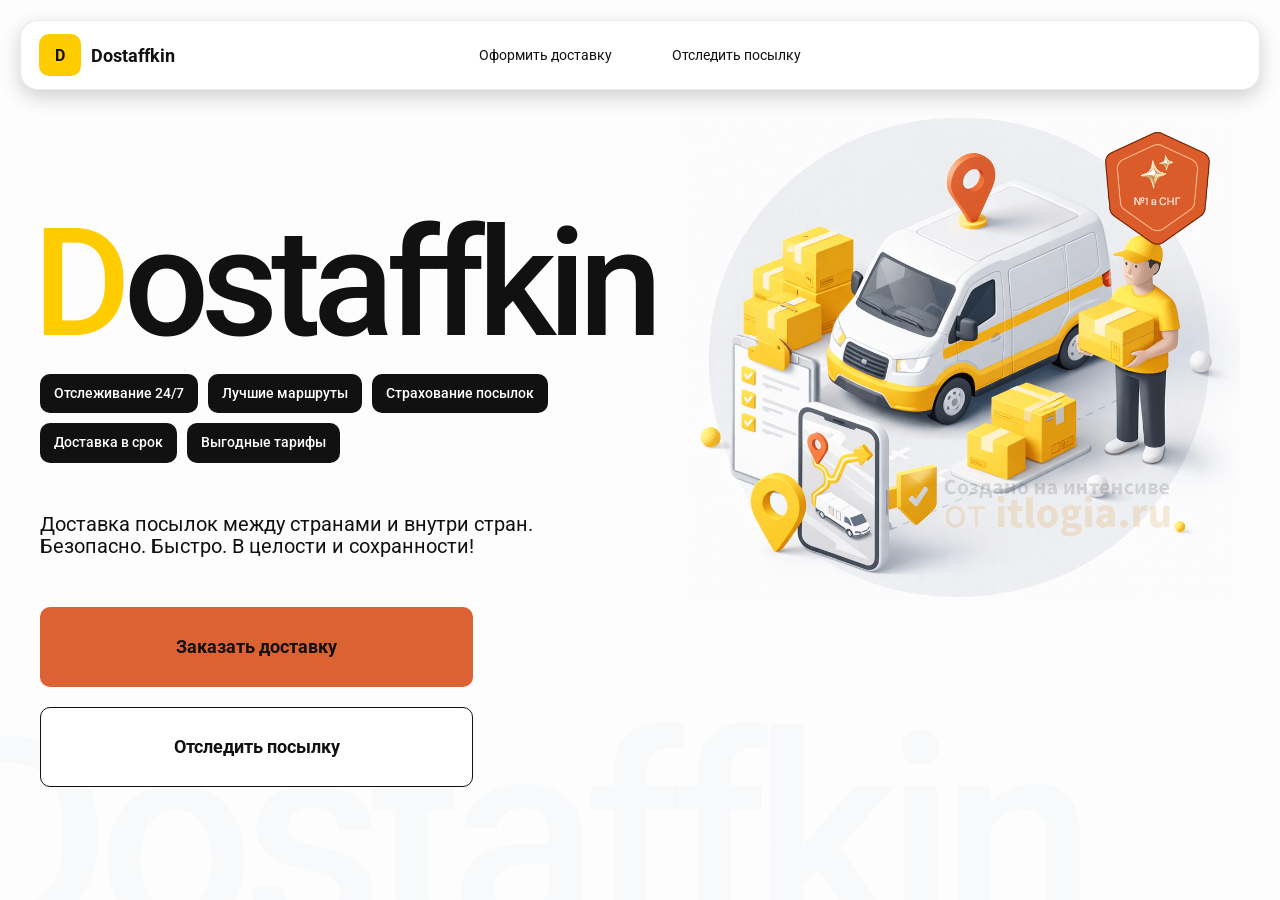
<file: index.html>
<!doctype html>
<html lang="ru">

<head>
    <meta charset="utf-8" />
    <meta name="viewport" content="width=device-width,initial-scale=1,maximum-scale=1,user-scalable=0" />
    <title>Dostaffkin — Доставка посылок между странами и внутри стран. Безопасно. Быстро. В целости и сохранности!
    </title>

    <link href="styles/base.css" rel="stylesheet" />
    <link href="styles/base_adaptive.css" rel="stylesheet" />
    <link href="styles/index.css" rel="stylesheet" />
    <link href="styles/index_adaptive.css" rel="stylesheet" />
</head>

<body>

    <div class="container">

        <header class="header">
            <a class="header-brand" href="#">
                <div class="header-logo">D</div>
                <div class="header-title">Dostaffkin</div>
            </a>
            <nav class="header-menu">
                <a class="header-link" href="./order.html">Оформить <span>доставку</span></a>
                <a class="header-link" href="./track.html">Отследить <span>посылку</span></a>
            </nav>
        </header>
        <main class="main">
            <section class="main-info">
                <div class="main-title">
                    <span>D</span>ostaffkin
                </div>
                <div class="main-features">
                    <div class="main-feature">Отслеживание 24/7</div>
                    <div class="main-feature">Лучшие маршруты</div>
                    <div class="main-feature">Страхование посылок</div>
                    <div class="main-feature">Доставка в срок</div>
                    <div class="main-feature">Выгодные тарифы</div>
                </div>
                <div class="main-description">
                    Доставка посылок между странами и внутри стран.
                    Безопасно. Быстро. В целости и сохранности!
                </div>
                <div class="main-actions">
                    <a class="button" type="button" href="./order.html">Заказать доставку</a>
                    <a class="button button-white" type="button" href="./track.html">Отследить посылку</a>
                </div>
            </section>
            <div class="main-title-ghost">Dostaffkin</div>
            <section class="main-image">
                <img src="images/main-image.png" alt="Main image" />
            </section>
        </main>
    </div>
</body>

</html>
</file>
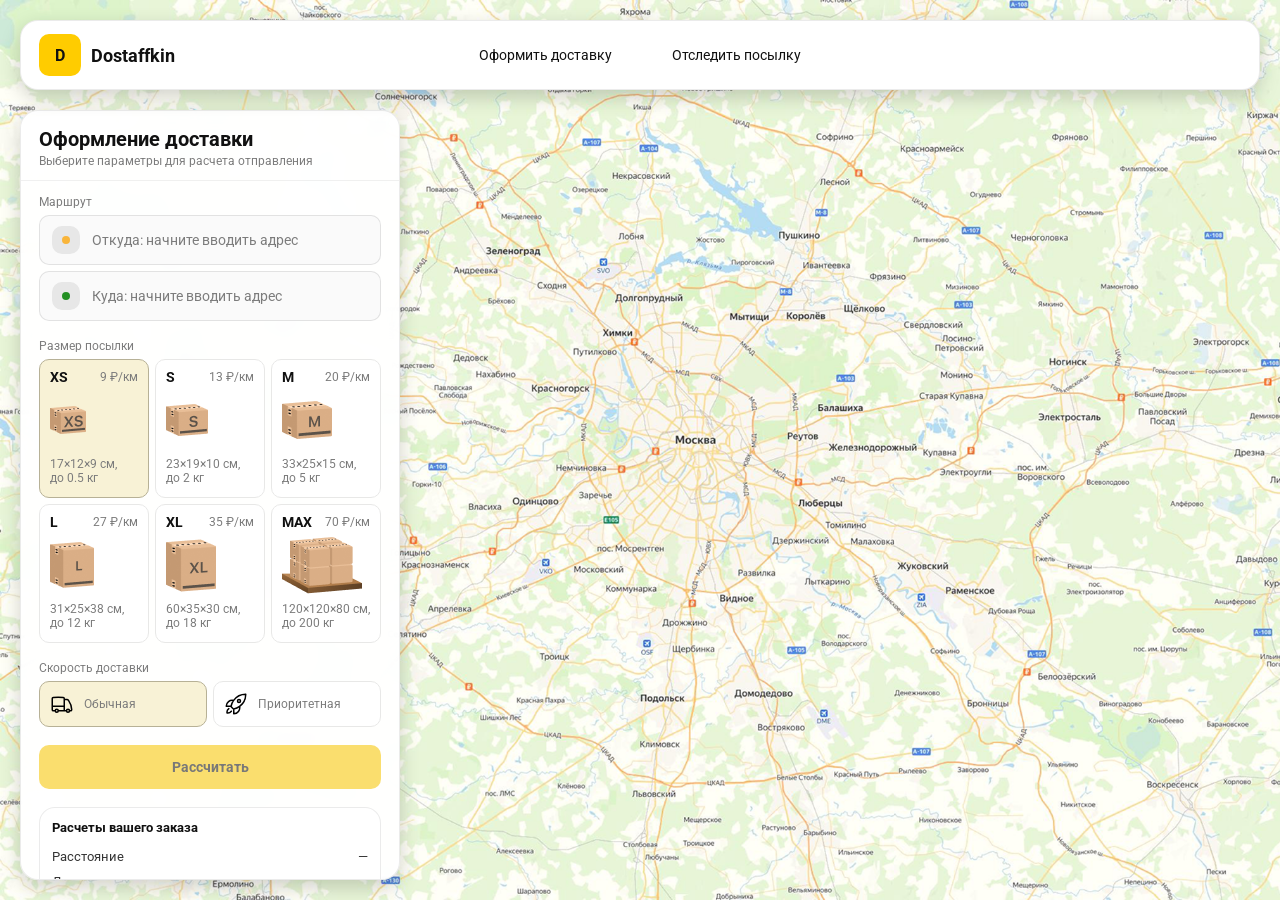
<file: order.html>
<!doctype html>
<html lang="ru">

<head>
    <meta charset="utf-8" />
    <meta name="viewport" content="width=device-width,initial-scale=1,maximum-scale=1,user-scalable=0" />
    <title>Оформление доставки</title>

    <link rel="stylesheet" href="styles/base.css" />
    <link rel="stylesheet" href="styles/base_adaptive.css" />

    <link rel="stylesheet" href="styles/order.css" />
    <link rel="stylesheet" href="styles/order_adaptive.css" />
</head>

<body>
    <div id="map"></div>

    <header class="header">
        <a class="header-brand" href="./index.html">
            <div class="header-logo">D</div>
            <div class="header-title">Dostaffkin</div>
        </a>
        <nav class="header-menu">
            <a class="header-link" href="#">Оформить <span>доставку</span></a>
            <a class="header-link" href="./track.html">Отследить <span>посылку</span></a>
        </nav>
    </header>

    <aside class="main" id="sidebar">
        <div class="main-header">
            <div class="main-title">Оформление доставки</div>
            <div class="main-text">Выберите параметры для расчета отправления</div>
        </div>
        <div class="main-content">
            <div class="main-route">
                <div class="main-block-title">Маршрут</div>
                <div class="main-fields">
                    <div class="main-field" id="fromField">
                        <div class="main-pin"></div>
                        <input id="from" placeholder="Откуда: начните вводить адрес" autocomplete="off" />
                        <div class="main-ac" id="fromAc" role="listbox" aria-label="Подсказки адресов"></div>
                    </div>

                    <div class="main-field" id="toField">
                        <div class="main-pin"></div>
                        <input id="to" placeholder="Куда: начните вводить адрес" autocomplete="off" />
                        <div class="main-ac" id="toAc" role="listbox" aria-label="Подсказки адресов"></div>
                    </div>
                </div>
            </div>
            <div class="main-package">
                <div class="main-block-title">Размер посылки</div>

                <div class="main-sizes">
                    <div class="main-size-card is-active" data-value="xs">
                        <div class="main-size-top">
                            <div class="main-size-label">XS</div>
                            <div class="main-size-rate">9 ₽/км</div>
                        </div>
                        <div class="main-size-media">
                            <img src="images/sizes/xs.png" alt="Короб XS" />
                        </div>
                        <div class="main-size-description">17×12×9 см,<br>до 0.5 кг</div>
                    </div>

                    <div class="main-size-card" data-value="s">
                        <div class="main-size-top">
                            <div class="main-size-label">S</div>
                            <div class="main-size-rate">13 ₽/км</div>
                        </div>
                        <div class="main-size-media">
                            <img src="images/sizes/s.png" alt="Короб S" />
                        </div>
                        <div class="main-size-description">23×19×10 см,<br>до 2 кг</div>
                    </div>

                    <div class="main-size-card" data-value="m">
                        <div class="main-size-top">
                            <div class="main-size-label">M</div>
                            <div class="main-size-rate">20 ₽/км</div>
                        </div>
                        <div class="main-size-media">
                            <img src="images/sizes/m.png" alt="Короб M" />
                        </div>
                        <div class="main-size-description">33×25×15 см,<br>до 5 кг</div>
                    </div>

                    <div class="main-size-card" data-value="l">
                        <div class="main-size-top">
                            <div class="main-size-label">L</div>
                            <div class="main-size-rate">27 ₽/км</div>
                        </div>
                        <div class="main-size-media">
                            <img src="images/sizes/l.png" alt="Короб L" />
                        </div>
                        <div class="main-size-description">31×25×38 см,<br>до 12 кг</div>
                    </div>

                    <div class="main-size-card" data-value="xl">
                        <div class="main-size-top">
                            <div class="main-size-label">XL</div>
                            <div class="main-size-rate">35 ₽/км</div>
                        </div>
                        <div class="main-size-media">
                            <img src="images/sizes/xl.png" alt="Короб XL" />
                        </div>
                        <div class="main-size-description">60×35×30 см,<br>до 18 кг</div>
                    </div>

                    <div class="main-size-card" data-value="max">
                        <div class="main-size-top">
                            <div class="main-size-label">MAX</div>
                            <div class="main-size-rate">70 ₽/км</div>
                        </div>
                        <div class="main-size-media main-size-media-palleta">
                            <img src="images/sizes/max.png" alt="Паллета" />
                        </div>
                        <div class="main-size-description">120×120×80 см,<br>до 200 кг</div>
                    </div>
                </div>
            </div>
            
            <div class="main-speed">
                <div class="main-block-title">Скорость доставки</div>

                <div class="main-speeds">
                    <div class="main-speed-card is-active" data-value="regular">
                        <img class="main-speed-media" src="images/icons/regular.svg" alt="Regular" />
                        <div class="main-speed-description">Обычная</div>
                    </div>
                    <div class="main-speed-card" data-value="fast">
                        <img class="main-speed-media" src="images/icons/fast.svg" alt="Fast" />
                        <div class="main-speed-description">Приоритетная</div>
                    </div>

                </div>
            </div>

            <div class="main-calculate-block">
                <button id="calc" class="button calculate-button" type="button" disabled>Рассчитать</button>
            </div>
            <div class="main-result" id="result">
                <div class="main-result-title">Расчеты вашего заказа</div>
                <div class="main-result-lines">
                    <div class="main-result-line"><span>Расстояние</span><span id="distanceValue">—</span></div>
                    <div class="main-result-line"><span>Доставим через</span><span id="durationValue">—</span></div>
                    <div class="main-result-line"><span>Тариф</span><span id="rateValue">—</span></div>
                </div>
                <div class="main-price">
                    <div class="main-price-label">Итого</div>
                    <div class="main-price-value" id="totalValue">—</div>
                </div>
            </div>
            <div class="main-order-box">
                <div class="main-order-form" id="orderForm">
                    <div class="main-order-title">Оформление доставки</div>
                    <div class="main-block-info-row">
                        <div class="main-block-title">Контакты</div>
                        <div class="order-fields">
                            <div class="main-field">
                                <input id="customerName" placeholder="Ваше имя" autocomplete="off" />
                            </div>
                            <div class="main-field">
                                <input id="customerPhone" placeholder="Ваш телефон" autocomplete="off"
                                    inputmode="tel" />
                            </div>
                        </div>
                    </div>
                    <div class="main-block-info-row extra-info">
                        <div class="main-block-title">Дополнительная информация</div>
                        <div class="main-field textarea">
                            <textarea id="comment" placeholder="Детали доставки и комментарии"></textarea>
                        </div>
                    </div>
                    <button id="submit" class="button main-submit-request" type="button" disabled>Отправить
                        заявку
                    </button>
                </div>

                <div class="main-order-success" id="orderSuccess">
                    <div class="main-success-icon">✓</div>
                    <div class="main-success-title">Заявка отправлена!</div>
                    <div class="main-success-title">Номер отправления – <span id="orderId"></span></div>
                    <div class="main-success-subtitle">Мы скоро свяжемся с вами</div>
                </div>
            </div>

        </div>

    </aside>

</body>

</html>
</file>
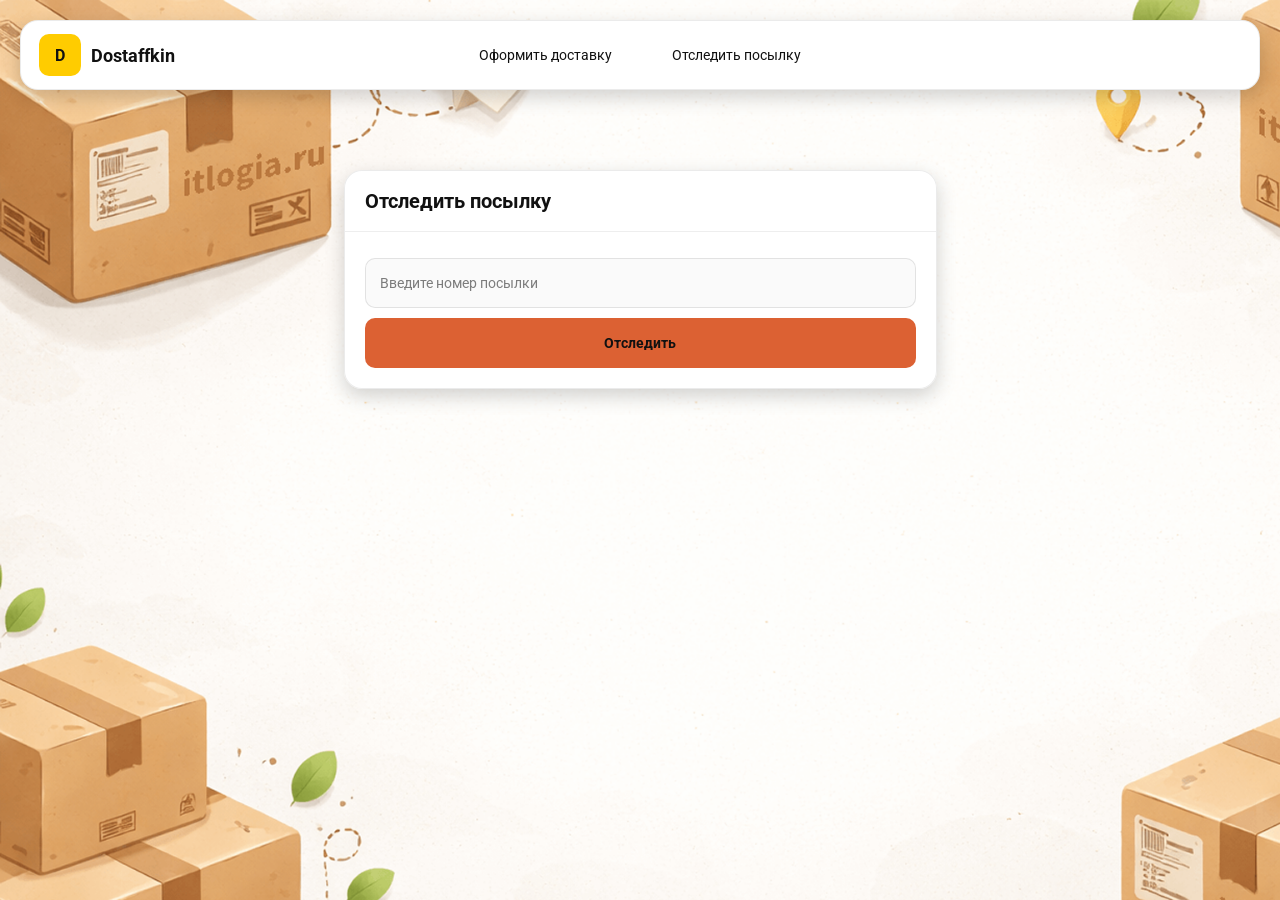
<file: track.html>
<!doctype html>
<html lang="ru">

<head>
    <meta charset="utf-8" />
    <meta name="viewport" content="width=device-width,initial-scale=1,maximum-scale=1,user-scalable=0" />
    <title>Отследить посылку</title>
    <link rel="stylesheet" href="styles/base.css" />
    <link rel="stylesheet" href="styles/base_adaptive.css" />

    <link rel="stylesheet" href="styles/track.css" />
    <link rel="stylesheet" href="styles/track_adaptive.css" />
</head>

<body>

    <div class="container">
        <header class="header">
            <a class="header-brand" href="./index.html">
                <div class="header-logo">D</div>
                <div class="header-title">Dostaffkin</div>
            </a>
            <nav class="header-menu">
                <a class="header-link" href="./order.html">Оформить <span>доставку</span></a>
                <a class="header-link" href="#">Отследить <span>посылку</span></a>
            </nav>
        </header>
        <main class="track-content">
            <section class="track-card track-search">
                <div class="track-title">Отследить посылку</div>
                <div class="track-action">
                    <div class="main-field track-field">
                        <input id="trackNumber" placeholder="Введите номер посылки" autocomplete="off" />
                    </div>
                    <button id="trackButton" class="button track-button" type="button">Отследить</button>
                </div>
            </section>
            <section class="track-card track-result" id="trackResult">
                <div class="track-result-header">
                    <div class="track-id" id="trackIdValue"></div>
                    <div class="track-routes">
                        <div class="track-route">
                            <div class="track-route-pin">
                                <svg xmlns="http://www.w3.org/2000/svg" fill="none" viewBox="0 0 24 24"
                                    stroke-width="1.5" stroke="orange" class="size-6">
                                    <path stroke-linecap="round" stroke-linejoin="round"
                                        d="M15 10.5a3 3 0 1 1-6 0 3 3 0 0 1 6 0Z" />
                                    <path stroke-linecap="round" stroke-linejoin="round"
                                        d="M19.5 10.5c0 7.142-7.5 11.25-7.5 11.25S4.5 17.642 4.5 10.5a7.5 7.5 0 1 1 15 0Z" />
                                </svg>
                            </div>
                            <div class="track-route-address" id="trackFromValue">
                                Откуда: Москва, улица Арбат, 1
                            </div>
                        </div>
                        <div class="track-route track-route-arrow">
                            <svg xmlns="http://www.w3.org/2000/svg" fill="none" viewBox="0 0 24 24" stroke-width="1.5"
                                stroke="currentColor" class="size-6">
                                <path stroke-linecap="round" stroke-linejoin="round"
                                    d="M19.5 13.5 12 21m0 0-7.5-7.5M12 21V3" />
                            </svg>
                        </div>
                        <div class="track-route">
                            <div class="track-route-pin">
                                <svg xmlns="http://www.w3.org/2000/svg" fill="none" viewBox="0 0 24 24"
                                    stroke-width="1.5" stroke="green" class="size-6">
                                    <path stroke-linecap="round" stroke-linejoin="round"
                                        d="M15 10.5a3 3 0 1 1-6 0 3 3 0 0 1 6 0Z" />
                                    <path stroke-linecap="round" stroke-linejoin="round"
                                        d="M19.5 10.5c0 7.142-7.5 11.25-7.5 11.25S4.5 17.642 4.5 10.5a7.5 7.5 0 1 1 15 0Z" />
                                </svg>
                            </div>
                            <div class="track-route-address" id="trackToValue">
                                Куда: Минск, проспект Независимости, 58
                            </div>
                        </div>
                    </div>
                </div>
                <div class="track-info">
                    <div class="track-status-title">Статус данной посылки:</div>
                    <div class="track-status-list" id="trackStatusList">

                        <div class="track-status created">
                            <img src="images/icons/created.svg" class="track-status-icon" alt="Created">
                            <div class="track-status-text">
                                <div class="track-status-text-state">Создан</div>
                                <div class="track-status-text-date">10.01.2026</div>
                            </div>
                        </div>

                        <div class="track-status in-way">
                            <img src="images/icons/in-way.svg" class="track-status-icon" alt="In way">
                            <div class="track-status-text">
                                <div class="track-status-text-state">В пути: Москва</div>
                                <div class="track-status-text-date">18.01.2026</div>
                            </div>
                        </div>

                        <div class="track-status ready">
                            <img src="images/icons/ready.svg" class="track-status-icon" alt="Ready">
                            <div class="track-status-text">
                                <div class="track-status-text-state">Готов к выдаче</div>
                                <div class="track-status-text-date">25.01.2026</div>
                            </div>
                        </div>

                        <div class="track-status done">
                            <img src="images/icons/done.svg" class="track-status-icon" alt="Done">
                            <div class="track-status-text">
                                <div class="track-status-text-state">Вручен</div>
                                <div class="track-status-text-date">27.01.2026</div>
                            </div>
                        </div>

                    </div>
                </div>
            </section>

        </main>

    </div>

</body>

</html>
</file>
<file: styles/base.css>
*,
*::before,
*::after {
    box-sizing: border-box;
}

@font-face {
    font-family: "Roboto";
    src: url("../fonts/Roboto-Regular.ttf");
    font-weight: normal;
}

@font-face {
    font-family: "Roboto";
    src: url("../fonts/Roboto-Bold.ttf");
    font-weight: bold;
}

@font-face {
    font-family: "Roboto";
    src: url("../fonts/Roboto-Medium.ttf");
    font-weight: 500;
}

html,
body {
    margin: 0;
    color: #111111;
    font-family: "Roboto", sans-serif;
}

body {
    background: #FDFDFD;
}

.header {
    border-radius: 18px;
    box-shadow: 0 7px 20px 0 #0000002E;
    backdrop-filter: blur(10px);
    background: #ffffff;
    left: 20px;
    border: 1px solid rgba(0, 0, 0, 0.08);
    position: fixed;
    right: 20px;
    top: 20px;
    padding: 14px 18px;
    height: 70px;
    display: flex;
    align-items: center;
    z-index: 6;
}

.header-brand {
    display: flex;
    align-items: center;
    text-decoration: none;
    gap: 10px;
}

.header-logo {
    width: 42px;
    height: 42px;
    border-radius: 10px;
    background: #FFCC00;
    display: grid;
    place-items: center;
    font-weight: bold;
    color: #111;
}

.header-title {
    font-size: 18px;
    font-weight: bold;
    color: #111111;
    text-decoration: none;
}

.header-menu {
    display: flex;
    align-items: center;
    gap: 60px;
    margin: 0;
    position: absolute;
    left: 50%;
    transform: translateX(-50%);
}

.header-link {
    font-size: 14px;
    color: #111111;
    text-decoration: none;
}

.button {
    border: 0;
    outline: none;
    height: 44px;
    border-radius: 10px;
    font-size: 14px;
    font-weight: bold;
    cursor: pointer;
    font-family: inherit;
    transition: transform .08s ease, opacity .12s ease;
    background: #DC6133;
    color: #111111;
    text-align: center;
    text-decoration: none;
}

.button:hover {
    background-color: #E5BC19;
}

.button:disabled {
    cursor: not-allowed;
    background-color: #FADE6E;
    color: #787878;
    transform: none;
}

.button.button-white {
    background: #ffffff;
    border: 1px solid #111111;
}

.button.button-white:hover {
    background: rgb(241 241 241);
}

.main-field {
    display: flex;
    align-items: center;
    margin-top: 6px;
    gap: 10px;
    border: 1px solid #1111111A;
    background: #FAFAFA;
    border-radius: 10px;
    padding: 10px 12px;
    position: relative;
    box-sizing: border-box;
    height: 50px;
}

.main-field.textarea {
    height: auto;
}

.main-pin {
    width: 28px;
    height: 28px;
    border-radius: 10px;
    background: rgba(17, 17, 17, 0.08);
    display: grid;
    place-items: center;
    flex: 0 0 auto;
    position: relative;
}

.main-pin::before {
    content: "";
    width: 8px;
    height: 8px;
    border-radius: 999px;
    background: orange;
    opacity: .75;
    display: block;
}

.main-field:last-child .main-pin::before {
    background: green;
    opacity: .85;
}

input, textarea {
    width: 100%;
    border: 0;
    outline: none;
    background: transparent;
    font-size: 14px;
    color: #111111;
    font-family: inherit;
}

textarea {
    resize: vertical;
    min-height: 72px;
    padding: 2px 0;
}

input::placeholder, textarea::placeholder {
    color: #7C7C7C;
}

.main-field:focus-within {
    border-color: rgba(0, 0, 0, 0.20);
    box-shadow: 0 0 0 4px rgba(255, 204, 0, 0.35);
    background: rgba(255, 255, 255, 0.75);
}
</file>
<file: styles/base_adaptive.css>
@media (max-width: 767px) {
    .header {
        left: 10px;
        right: 10px;
        top: 10px;
    }

    .header-link span {
        display: none;
    }

    .header-menu {
        gap: 20px;
        justify-content: flex-start;
        margin: 0 0 0 30px;
        position: static;
        transform: none;
    }
}

@media (max-width: 420px) {
    .header-title {
        display: none;
    }
}

@media (max-width: 374px) {
    .header-menu {
        gap: 10px;
        margin: 0 0 0 10px;
    }
}
</file>
<file: styles/index.css>
.container {
    overflow: hidden;
    min-height: 100vh;
}

.main {
    padding: 111px 40px 40px;
    position: relative;
    display: flex;
}

.main-info {
    max-width: 840px;
    width: 100%;
    position: relative;
}

.main-title {
    margin-top: 98px;
    font-weight: 500;
    font-size: 200px;
    line-height: 1;
    letter-spacing: -0.05em;
    color: #111111;
    left: -15px;
    position: relative;
}

.main-title span {
    color: #ffcc00;
}

.main-features {
    margin-top: 15px;
    display: flex;
    flex-wrap: wrap;
    gap: 10px;
}

.main-feature {
    background: #111111;
    color: #ffffff;
    padding: 12px 14px;
    font-weight: 500;
    font-size: 14px;
    line-height: 1.1;
    border-radius: 10px;
}

.main-description {
    margin-top: 50px;
    max-width: 500px;
    font-size: 20px;
    line-height: 1.1;
    color: #111111;
}

.main-actions {
    margin-top: 50px;
    display: flex;
    flex-direction: column;
    gap: 20px;
}

.main-actions .button {
    height: 80px;
    width: 433px;
    font-size: 18px;
    font-weight: bold;
    place-items: center;
    display: grid;
}

.main-title-ghost {
    position: absolute;
    z-index: -1;
    left: -70px;
    bottom: -150px;
    font-weight: 500;
    font-size: 278px;
    line-height: 1;
    letter-spacing: -0.05em;
    color: #ECEDF04D;
}

.main-image {
    width: 1024px;
    top: 100px;
    z-index: -2;
}

.main-image img {
    width: 100%;
    max-width: 1024px;
    height: auto;
    display: block;
}
</file>
<file: styles/index_adaptive.css>
@media (max-width: 1760px) {
    .main-title {
        font-size: 150px;
        left: -7px;
    }

    .main-info {
        max-width: 640px;
    }
}

@media (max-width: 1200px) {
    .main-info {
        max-width: 540px;
    }

    .main {
        padding: 111px 20px 20px;
    }

    .main-title {
        font-size: 120px;
        left: -4px;
    }

    .main-title-ghost {
        font-size: 220px;
    }
}

@media (max-width: 1024px) {
    .main-title {
        margin-top: 30px;
    }

    .main {
        flex-direction: column-reverse;
    }

    .main-image {
        max-width: 350px;
        position: absolute;
        left: 370px;
        top: 370px;
    }

    .main-info {
        max-width: 100%;
    }

    .main-actions {
        gap: 10px;
    }

    .main-actions .button {
        height: 50px;
        font-size: 14px;
        width: auto;
        max-width: 300px;
    }

    .main-description {
        max-width: 350px;
    }
}

@media (max-width: 570px) {
    .main-title {
        font-size: 88px;
    }

    .main-description {
        max-width: 100%
    }

    .main-actions {
       width: 100%;
    }

    .main-actions .button {
        width: 100%;
        max-width: 100%
    }

    .main-image {
        max-width: 650px;
        position: absolute;
        left: 170px;
        top: 70px;
        opacity: 0.2;
    }
}

@media (max-width: 400px) {
    .main-title {
        font-size: 70px;
    }
}
</file>
<file: styles/order.css>
#map {
    background-image: url("../images/order-bg.png");
    background-size: cover;
    position: fixed;
    inset: 0;
}

.main {
    border-radius: 18px;
    box-shadow: 0 7px 20px 0 #0000002E;
    backdrop-filter: blur(10px);
    background: rgba(255, 255, 255, 0.96);
    left: 20px;
    border: 1px solid rgba(0, 0, 0, 0.08);
    position: fixed;
    top: 110px;
    bottom: 20px;
    width: 380px;
    display: flex;
    flex-direction: column;
    overflow: hidden;
    z-index: 5;
}

.main-header {
    padding: 18px 18px 12px 18px;
    border-bottom: 1px solid rgba(0, 0, 0, 0.06);
    display: flex;
    flex-direction: column;
}

.main-title {
    font-size: 20px;
    line-height: 100%;
    font-weight: bold;
}

.main-text {
    font-size: 12px;
    margin-top: 5px;
    color: #7C7C7C;
}

.main-content {
    padding: 14px 18px 18px 18px;
    overflow: auto;
    scrollbar-width: none;
    display: flex;
    flex-direction: column;
    gap: 18px;
    flex: 1;
}

.main-block-title {
    font-size: 12px;
    color: #7C7C7C;
}

.main-route .main-block-title,
.main-package .main-block-title {
    margin-bottom: 6px;
}

.main-sizes {
    display: grid;
    gap: 6px;
    grid-template-columns: repeat(3, 1fr);
}

.main-size-card {
    border: 1px solid #E8E8E7;
    background: #FFFFFF;
    border-radius: 10px;
    padding: 10px;
    cursor: pointer;
    user-select: none;
    transition: transform .08s ease, border-color .12s ease, background .12s ease;
    min-height: 139px;
}

.main-size-card:hover {
    transform: translateY(-1px);
}

.main-size-card.is-active {
    background-color: #F8F2D6;
    border-color: #B7B196;
}

.main-size-top {
    display: flex;
    align-items: center;
    justify-content: space-between;
}

.main-size-label {
    font-weight: bold;
    font-size: 14px;
    color: #111111;
    line-height: 100%;
}

.main-size-rate {
    font-size: 12px;
    color: #7C7C7C;
    line-height: 100%;
}

.main-size-media {
    margin-top: 8px;
    height: 57px;
}

.main-size-description {
    margin-top: 8px;
    font-size: 12px;
    color: #7C7C7C;
    line-height: 1.2;
}

.calculate-button {
    width: 100%;
}

.main-result {
    border: 1px solid rgba(0, 0, 0, 0.08);
    background: rgba(255, 255, 255, 0.75);
    border-radius: 16px;
    padding: 12px;
    line-height: 1.25;
}

.main-result-title {
    font-weight: bold;
    font-size: 13px;
    color: #111111;
    margin-bottom: 13px;
}

.main-result-lines {
    gap: 8px;
    display: flex;
    flex-direction: column;
}

.main-result-line {
    font-size: 13px;
    color: rgba(17, 17, 17, 0.85);
    display: flex;
    justify-content: space-between;
}

.main-price {
    margin-top: 18px;
    padding-top: 10px;
    border-top: 1px dashed rgba(0, 0, 0, 0.12);
    display: flex;
    align-items: baseline;
    justify-content: space-between;
}

.main-price-label {
    font-size: 12px;
    color: rgba(17, 17, 17, 0.55);
}

.main-price-value {
    font-size: 20px;
    font-weight: bold;
    color: #111111;
    letter-spacing: -0.3px;
}

.main-order-box {
    background: #ffffff;
    border: 1px solid #E8E8E7;
    border-radius: 10px;
    padding: 12px;
}

.main-order-title {
    margin-bottom: 8px;
    font-weight: bold;
    font-size: 14px;
    color: #111111;
}

.main-block-info {
    display: flex;
    flex-direction: column;
    gap: 6px;
}

.order-fields {
    display: grid;
    grid-template-columns: 1fr 1fr;
    column-gap: 10px;
    margin-top: 6px;
}

.main-block-info-row.extra-info {
    display: block;
    margin-top: 13px;
}

.main-submit-request {
    width: 100%;
    margin-top: 6px;
}

.main-order-success {
    display: none;
    text-align: center;
    padding: 22px 12px;
    gap: 12px;
}

.main-order-success.is-visible {
    display: flex;
    flex-direction: column;
    align-items: center;
}

.main-success-icon {
    width: 56px;
    height: 56px;
    border-radius: 50%;
    background: #16a34a;
    color: #ffffff;
    display: grid;
    place-items: center;
    font-size: 30px;
}

.main-success-title {
    font-size: 14px;
    font-weight: bold;
    color: #111111;
}

.main-success-subtitle {
    font-size: 12px;
    color: rgba(17, 17, 17, 0.55);
    line-height: 1.3;
}

.main-speed .main-block-title {
    margin-bottom: 6px;
}

.main-speeds {
    display: grid;
    gap: 6px;
    grid-template-columns: repeat(2, 1fr);
}

.main-speed-card {
    border: 1px solid #E8E8E7;
    background: #FFFFFF;
    border-radius: 10px;
    padding: 10px;
    cursor: pointer;
    user-select: none;
    transition: transform .08s ease, border-color .12s ease, background .12s ease;
    display: flex;
    align-items: center;
    gap: 10px;
}

.main-speed-card:hover {
    transform: translateY(-1px);
}

.main-speed-card.is-active {
    background-color: #F8F2D6;
    border-color: #B7B196;
}

.main-speed-description {
    font-size: 12px;
    color: #7C7C7C;
    line-height: 1.2;
}
</file>
<file: styles/order_adaptive.css>
@media (max-width: 767px) {
    .main {
        left: 10px;
        right: 10px;
        top: 50%;
        bottom: 12px;
        width: auto;
        max-width: none;
    }
}

@media (max-width: 420px) {
    .main-sizes {
        grid-template-columns: repeat(2, 1fr);
    }
}
</file>
<file: styles/track.css>
.container {
    background: #F4F4F4 url("../images/track-bg.png");
    background-size: cover;
    min-height: 100vh;
    padding: 170px 0 50px 0;
}

.track-content {
    width: 593px;
    margin: 0 auto;
}

.track-card {
    width: 100%;
    border-radius: 18px;
    box-shadow: 0 7px 20px 0 #0000002E;
    backdrop-filter: blur(10px);
    background: rgba(255, 255, 255, 0.96);
    border: 1px solid rgba(0, 0, 0, 0.08);
}

.track-title {
    font-size: 20px;
    line-height: 100%;
    font-weight: bold;
    border-bottom: 1px solid #EEEEEE;
    padding: 20px;
}

.track-action {
    padding: 20px;
}

.track-button {
    width: 100%;
    height: 50px;
}

.track-field {
    margin-bottom: 10px;
}

.track-result {
    margin-top: 5px;
    display: none;
}

.track-result.is-visible {
    display: block;
}

.track-result-header {
    font-weight: bold;
    font-size: 14px;
    color: #111111;
    padding: 20px;
    border-bottom: 1px solid #EEEEEE;
}

.track-id {
    margin-bottom: 12px;
    font-size: 20px;
}

.track-routes {
    display: flex;
    flex-direction: column;
    gap: 10px;
    font-weight: normal;
}

.track-route {
    display: flex;
    align-items: center;
    gap: 10px;
}

.track-route-pin {
    width: 24px;
    height: 24px;
    flex-shrink: 0;
}

.track-route-arrow {
    padding: 15px 0;
    width: 24px;
    height: 24px;
}

.track-info {
    padding: 20px;
}

.track-status {
    display: flex;
    align-items: center;
    font-size: 12px;
    gap: 10px;
}

.track-status-title {
    font-size: 14px;
    color: #111111;
    margin-bottom: 20px;
}

.track-status-list {
    display: flex;
    flex-direction: column;
    gap: 15px;
}

.track-status-icon {
    width: 40px;
    height: 40px;
    border-radius: 50%;
    background: rgba(17, 17, 17, 0.08);
    display: grid;
    place-items: center;
    flex: 0 0 auto;
}

.track-status.created .track-status-icon {
    background-color: #F1CB00;
}

.track-status.in-way .track-status-icon {
    background-color: #F08A11;
}

.track-status.ready .track-status-icon {
    background-color: #A35D0A;
}

.track-status.done .track-status-icon {
    background-color: #37C93B;
}

.track-status-text {
    display: flex;
    align-items: center;
    justify-content: space-between;
    color: #111111;
    font-size: 12px;
    flex: 1;
}

.track-status-date {
    color: rgba(17, 17, 17, 0.55);
}
</file>
<file: styles/track_adaptive.css>
@media (max-width: 767px) {
    .container {
        padding: 130px 0 50px 0;
    }

    .track-content {
        width: 100%;
        padding-left: 10px;
        padding-right: 10px;
    }

    .track-result-header {
        padding: 20px;
    }
}
</file>
